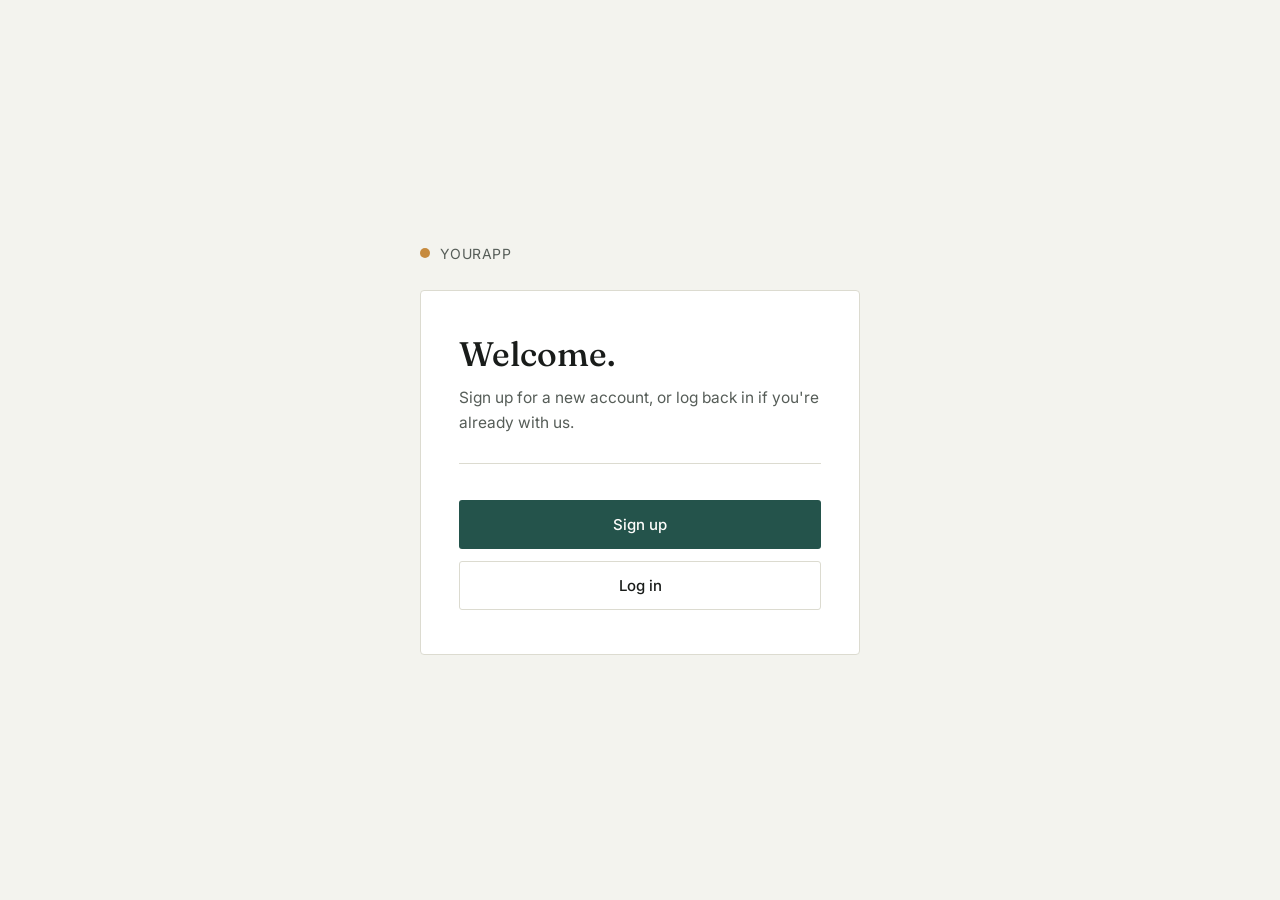
<file: index.html>
<!DOCTYPE html>
<html lang="en">
<head>
<meta charset="UTF-8">
<meta name="viewport" content="width=device-width, initial-scale=1.0">
<title>Welcome</title>
<link rel="stylesheet" href="style.css">
</head>
<body>
  <div class="wrap">
    <div class="mark"><span class="dot"></span><span>YOURAPP</span></div>
    <div class="card">
      <div id="statusBox"></div>
      <h1>Welcome.</h1>
      <p class="home-lede">Sign up for a new account, or log back in if you're already with us.</p>
      <div class="actions">
        <a href="signup.html" class="btn btn-primary">Sign up</a>
        <a href="login.html" class="btn btn-secondary">Log in</a>
      </div>
    </div>
  </div>

  <script>
    // Show a friendly confirmation if we just arrived back from signup or login
    const params = new URLSearchParams(window.location.search);
    const box = document.getElementById('statusBox');
    const name = localStorage.getItem('userName');

    if (params.get('signedup') === '1') {
      box.innerHTML = '<div class="status">' +
        'You\'re all set' + (name ? ', ' + escapeHtml(name) : '') + '. Your account has been created — log in whenever you\'re ready.' +
        '</div>';
    } else if (params.get('loggedin') === '1') {
      box.innerHTML = '<div class="status">' +
        'Welcome back' + (name ? ', ' + escapeHtml(name) : '') + '. You\'re logged in.' +
        '</div>';
    }

    function escapeHtml(str) {
      const d = document.createElement('div');
      d.textContent = str;
      return d.innerHTML;
    }
  </script>
</body>
</html>
</file>
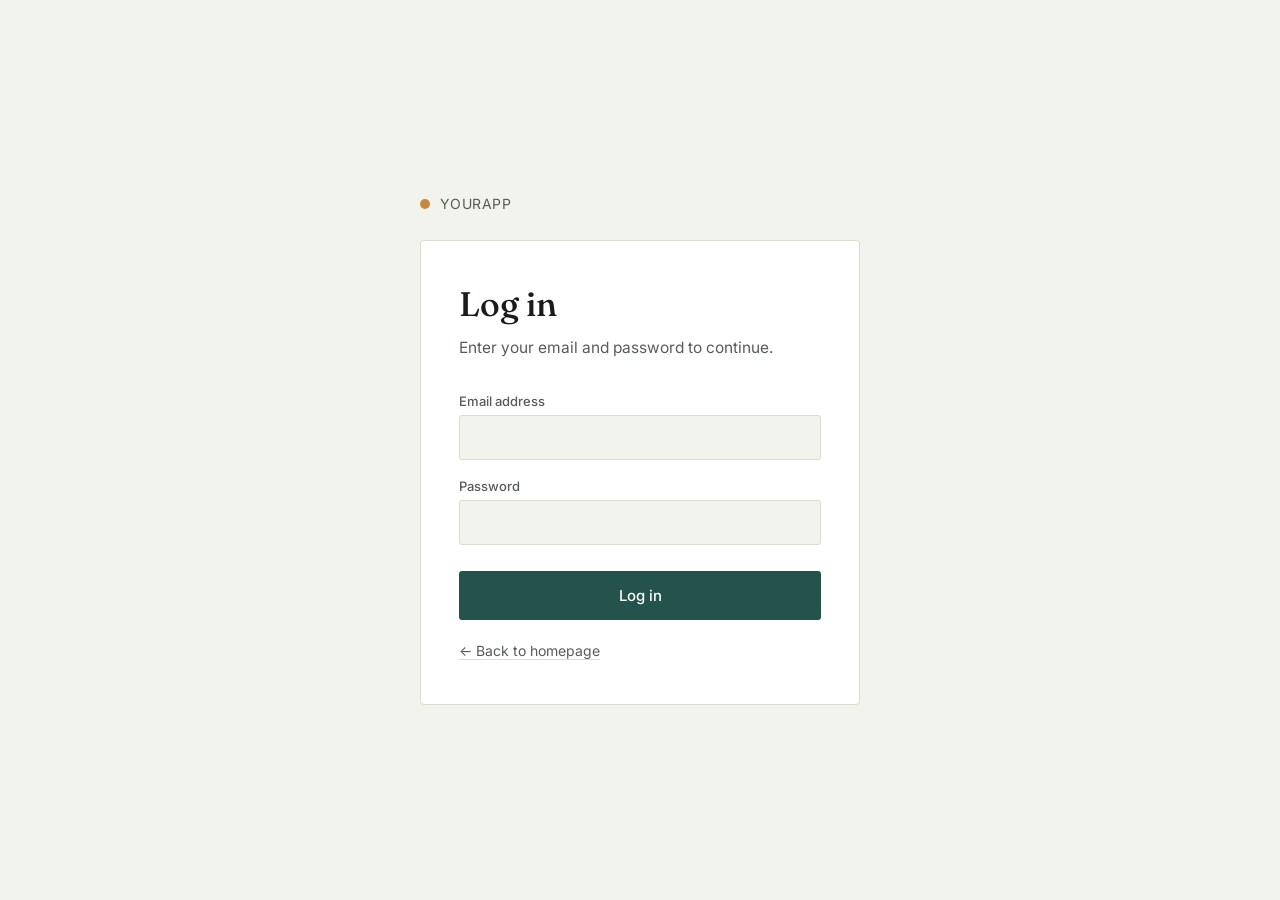
<file: login.html>
<!DOCTYPE html>
<html lang="en">
<head>
<meta charset="UTF-8">
<meta name="viewport" content="width=device-width, initial-scale=1.0">
<title>Log in</title>
<link rel="stylesheet" href="style.css">
</head>
<body>
  <div class="wrap">
    <div class="mark"><span class="dot"></span><span>YOURAPP</span></div>
    <div class="card">
      <h1>Log in</h1>
      <p class="lede">Enter your email and password to continue.</p>

      <form id="loginForm">
        <div class="field">
          <label for="email">Email address</label>
          <input type="email" id="email" name="email" required autocomplete="email">
        </div>

        <div class="field">
          <label for="password">Password</label>
          <input type="password" id="password" name="password" required autocomplete="current-password">
        </div>

        <button type="submit" class="btn btn-primary submit">Log in</button>
      </form>

      <a href="index.html" class="back-link">&larr; Back to homepage</a>
    </div>
  </div>

  <script>
    document.getElementById('loginForm').addEventListener('submit', function (e) {
      e.preventDefault();
      // No backend here — this just sends you back to the homepage.
      window.location.href = 'index.html?loggedin=1';
    });
  </script>
</body>
</html>
</file>
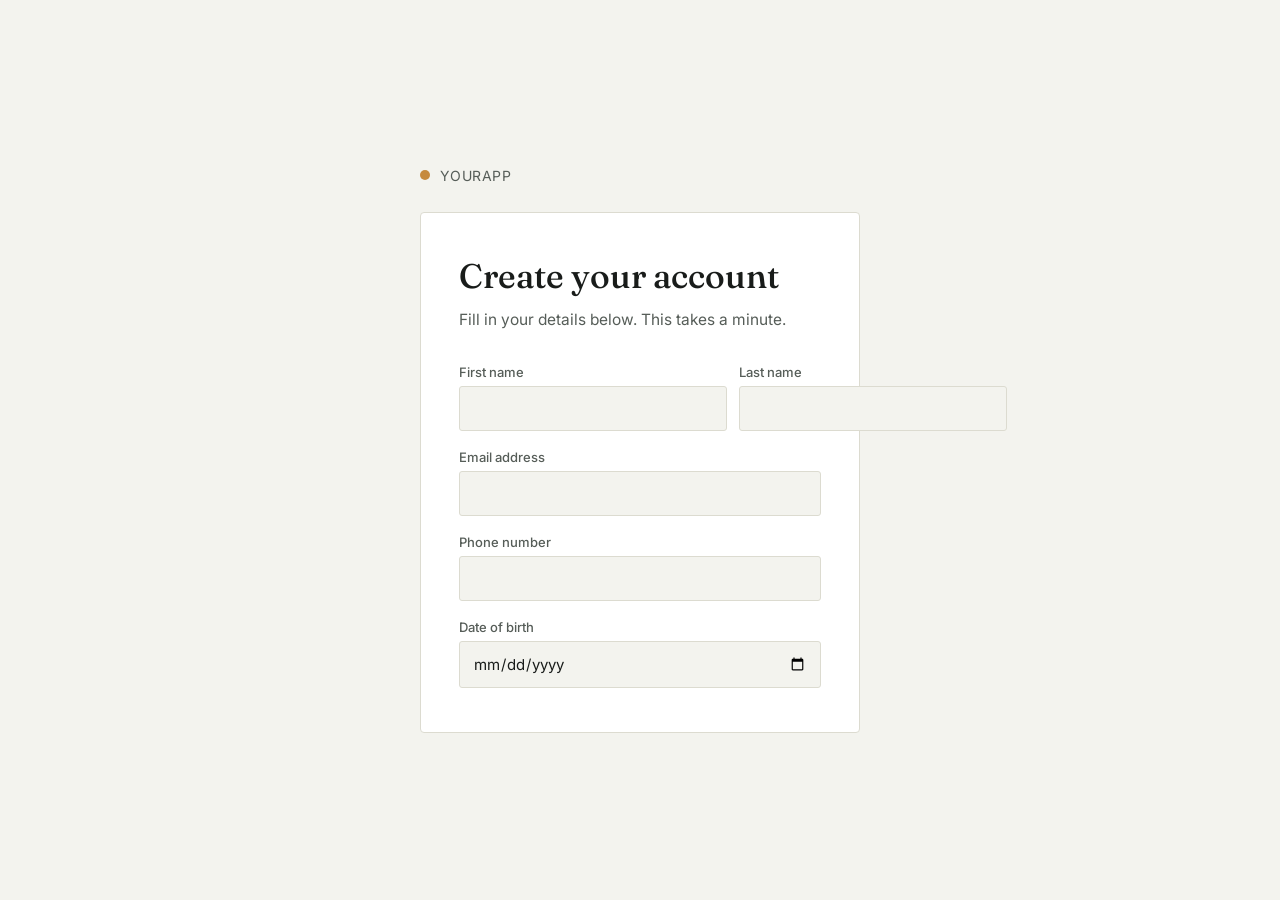
<file: signup.html>
<!DOCTYPE html><!DOCTYPE html>
<html lang="en">
<head>
<meta charset="UTF-8">
<meta name="viewport" content="width=device-width, initial-scale=1.0">
<title>Sign up</title>
<link rel="stylesheet" href="style.css">
</head>
<body>
  <div class="wrap">
    <div class="mark"><span class="dot"></span><span>YOURAPP</span></div>
    <div class="card">
      <h1>Create your account</h1>
      <p class="lede">Fill in your details below. This takes a minute.</p>

      <form id="signupForm">
        <div class="row-2">
          <div class="field">
            <label for="firstName">First name</label>
            <input type="text" id="firstName" name="firstName" required autocomplete="given-name">
          </div>
          <div class="field">
            <label for="lastName">Last name</label>
            <input type="text" id="lastName" name="lastName" required autocomplete="family-name">
          </div>
        </div>

        <div class="field">
          <label for="email">Email address</label>
          <input type="email" id="email" name="email" required autocomplete="email">
        </div>

        <div class="field">
          <label for="phone">Phone number</label>
          <input type="tel" id="phone" name="phone" autocomplete="tel">
        </div>

        <div class="field">
          <label for="dob">Date of birth</label>
          <input type="date" id="dob" name="dob">
        </div>

        <div class="fi>
</file>
<file: style.css>
@import url('https://fonts.googleapis.com/css2?family=Fraunces:opsz,wght@9..144,400;9..144,500;9..144,600&family=Inter:wght@400;500;600&display=swap');

:root {
  --paper: #f3f3ee;
  --card: #ffffff;
  --ink: #191c1a;
  --ink-soft: #565d58;
  --line: #dcdbd0;
  --teal: #24534b;
  --teal-dark: #163530;
  --gold: #c68a3e;
}

* { box-sizing: border-box; }

body {
  margin: 0;
  font-family: 'Inter', sans-serif;
  background: var(--paper);
  color: var(--ink);
  min-height: 100vh;
  display: flex;
  align-items: center;
  justify-content: center;
  padding: 32px 20px;
}

.wrap {
  width: 100%;
  max-width: 440px;
}

.mark {
  display: flex;
  align-items: center;
  gap: 10px;
  margin-bottom: 28px;
}

.mark .dot {
  width: 10px;
  height: 10px;
  border-radius: 50%;
  background: var(--gold);
}

.mark span {
  font-size: 14px;
  letter-spacing: 0.03em;
  color: var(--ink-soft);
}

.card {
  background: var(--card);
  border: 1px solid var(--line);
  border-radius: 4px;
  padding: 44px 38px;
}

h1 {
  font-family: 'Fraunces', serif;
  font-weight: 500;
  font-size: 34px;
  line-height: 1.15;
  margin: 0 0 12px;
}

.lede {
  color: var(--ink-soft);
  font-size: 15.5px;
  line-height: 1.6;
  margin: 0 0 32px;
}

.home-lede {
  color: var(--ink-soft);
  font-size: 15.5px;
  line-height: 1.6;
  margin: 0 0 36px;
  padding-bottom: 28px;
  border-bottom: 1px solid var(--line);
}

.actions {
  display: flex;
  flex-direction: column;
  gap: 12px;
}

.btn {
  display: block;
  width: 100%;
  padding: 14px 18px;
  border-radius: 3px;
  border: 1px solid transparent;
  font-family: 'Inter', sans-serif;
  font-size: 15px;
  font-weight: 500;
  cursor: pointer;
  text-align: center;
  text-decoration: none;
  transition: background 0.15s ease, border-color 0.15s ease, color 0.15s ease;
}

.btn-primary {
  background: var(--teal);
  color: #fdfdfb;
}

.btn-primary:hover { background: var(--teal-dark); }

.btn-secondary {
  background: transparent;
  color: var(--ink);
  border-color: var(--line);
}

.btn-secondary:hover { border-color: var(--ink); }

form {
  display: flex;
  flex-direction: column;
  gap: 18px;
}

.field {
  display: flex;
  flex-direction: column;
  gap: 6px;
}

.field label {
  font-size: 13px;
  font-weight: 500;
  color: var(--ink-soft);
}

.field input {
  font-family: 'Inter', sans-serif;
  font-size: 15px;
  padding: 12px 13px;
  border: 1px solid var(--line);
  border-radius: 3px;
  background: var(--paper);
  color: var(--ink);
  outline: none;
}

.field input:focus {
  border-color: var(--teal);
  background: var(--card);
}

.row-2 {
  display: grid;
  grid-template-columns: 1fr 1fr;
  gap: 12px;
}

.submit {
  margin-top: 8px;
}

.back-link {
  display: inline-block;
  margin-top: 22px;
  font-size: 14px;
  color: var(--ink-soft);
  text-decoration: none;
  border-bottom: 1px solid var(--line);
}

.back-link:hover { color: var(--ink); border-color: var(--ink); }

.status {
  background: #eef3ee;
  border: 1px solid #cddccd;
  color: var(--teal-dark);
  padding: 14px 16px;
  border-radius: 3px;
  font-size: 14.5px;
  margin-bottom: 28px;
}

@media (prefers-reduced-motion: no-preference) {
  .card { animation: rise 0.35s ease; }
  @keyframes rise {
    from { opacity: 0; transform: translateY(6px); }
    to { opacity: 1; transform: translateY(0); }
  }
}
</file>
